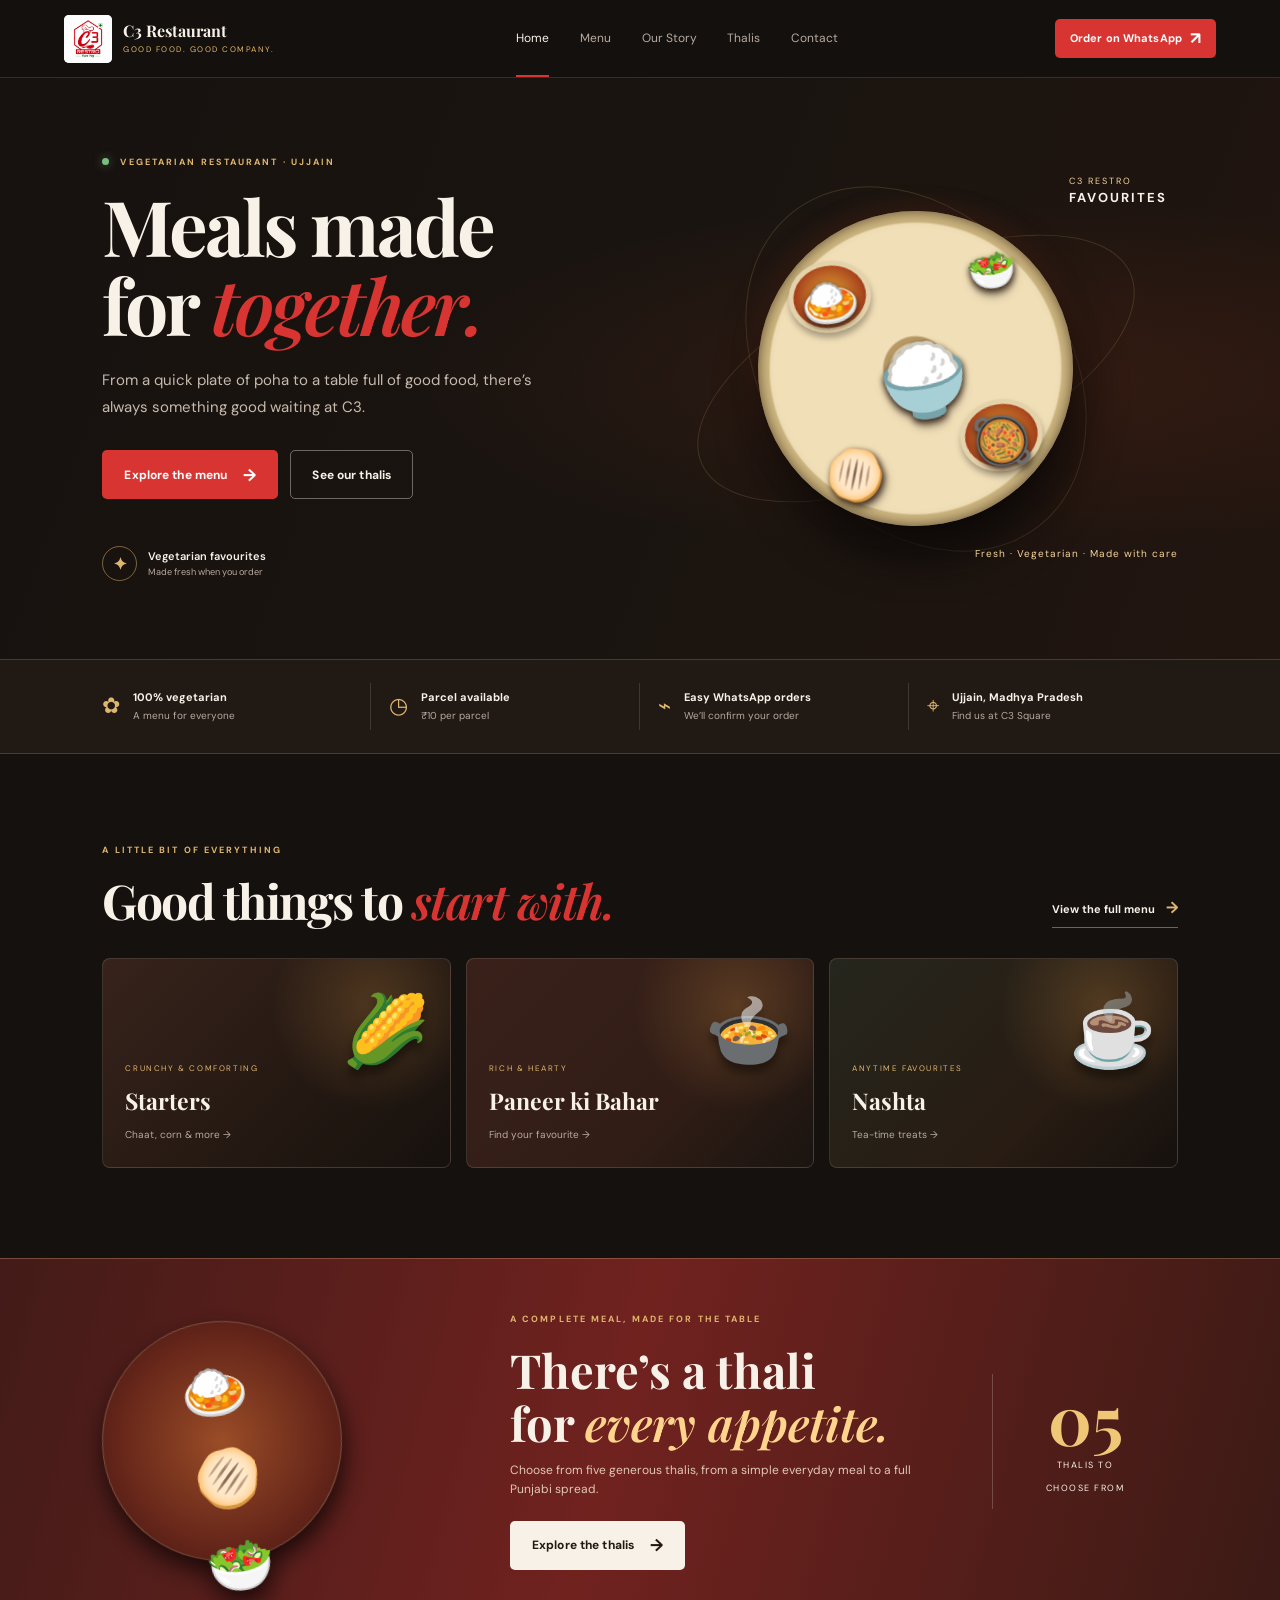
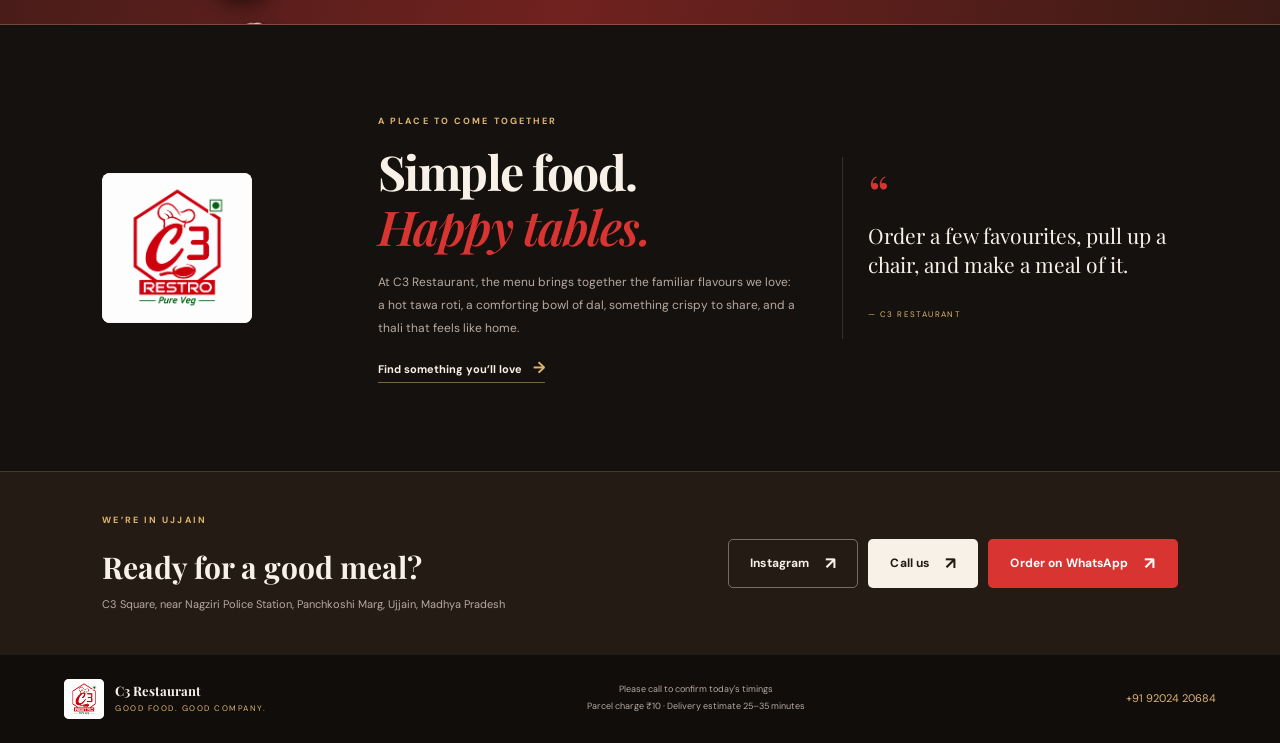
<file: index.html>
<!doctype html>
<html lang="en">
<head>
  <meta charset="utf-8">
  <meta name="viewport" content="width=device-width, initial-scale=1">
  <meta name="theme-color" content="#15110e">
  <meta name="description" content="Explore the vegetarian menu at C3 Restaurant in Ujjain. Fresh favourites, thalis and good food to share.">
  <link rel="icon" type="image/svg+xml" href="favicon.svg">
  <title>C3 Restaurant | Ujjain</title>
  <link rel="preconnect" href="https://fonts.googleapis.com">
  <link rel="preconnect" href="https://fonts.gstatic.com" crossorigin>
  <link href="https://fonts.googleapis.com/css2?family=DM+Sans:wght@400;500;600;700&family=Playfair+Display:wght@600;700;800&display=swap" rel="stylesheet">
  <link rel="stylesheet" href="styles.css">
  <script src="config.js" defer></script>
  <script src="app.js" defer></script>
</head>
<body class="home-page">
  <header class="site-header">
    <a class="brand" href="index.html" aria-label="C3 Restaurant home"><img class="brand-logo" src="assets/c3-logo.png" alt="C3 Restro Pure Veg logo"><span><strong data-brand>C3 Restaurant</strong><small>GOOD FOOD. GOOD COMPANY.</small></span></a>
    <button class="nav-toggle" aria-label="Open navigation" aria-expanded="false">☰</button>
    <nav class="main-nav" aria-label="Main navigation">
      <a class="active" href="index.html">Home</a><a href="menu.html">Menu</a><a href="#about">Our Story</a><a href="#thalis">Thalis</a><a href="#contact">Contact</a>
    </nav>
    <a class="button button-small button-red header-order" data-whatsapp href="#">Order on WhatsApp <span>↗</span></a>
  </header>

  <main>
    <section class="hero">
      <div class="hero-copy">
        <p class="eyebrow"><span class="green-dot"></span> VEGETARIAN RESTAURANT · UJJAIN</p>
        <h1>Meals made<br>for <em>together.</em></h1>
        <p class="hero-lede">From a quick plate of poha to a table full of good food, there’s always something good waiting at C3.</p>
        <div class="hero-actions"><a class="button button-red" href="menu.html">Explore the menu <span>→</span></a><a class="button button-outline" href="menu.html#category-thali">See our thalis</a></div>
        <div class="hero-note"><span class="note-icon">✦</span><span>Vegetarian favourites<br><small>Made fresh when you order</small></span></div>
      </div>
      <div class="hero-art" role="img" aria-label="Indian vegetarian thali with curry, rice, salad and roti">
        <div class="hero-orbit orbit-one"></div><div class="hero-orbit orbit-two"></div>
        <div class="food-plate"><div class="plate-rice">🍚</div><div class="plate-curry curry-a">🍛</div><div class="plate-curry curry-b">🥘</div><div class="plate-bread">🫓</div><div class="plate-salad">🥗</div></div>
        <div class="art-label label-top">C3 RESTRO<br><strong>FAVOURITES</strong></div><div class="art-label label-bottom">Fresh · Vegetarian · Made with care</div>
      </div>
    </section>

    <section class="quick-facts" aria-label="Restaurant highlights"><div><span>✿</span><p><b>100% vegetarian</b><small>A menu for everyone</small></p></div><div><span>◷</span><p><b>Parcel available</b><small>₹10 per parcel</small></p></div><div><span>⌁</span><p><b>Easy WhatsApp orders</b><small>We’ll confirm your order</small></p></div><div><span>⌖</span><p><b>Ujjain, Madhya Pradesh</b><small>Find us at C3 Square</small></p></div></section>

    <section class="section popular-section">
      <div class="section-heading"><div><p class="eyebrow">A LITTLE BIT OF EVERYTHING</p><h2>Good things to <em>start with.</em></h2></div><a class="text-link" href="menu.html">View the full menu <span>→</span></a></div>
      <div class="popular-grid">
        <a class="popular-card card-starters" href="menu.html#category-starters"><span class="food-emoji">🌽</span><div><small>CRUNCHY & COMFORTING</small><h3>Starters</h3><span>Chaat, corn & more →</span></div></a>
        <a class="popular-card card-paneer" href="menu.html#category-paneer-ki-bahar"><span class="food-emoji">🍲</span><div><small>RICH & HEARTY</small><h3>Paneer ki Bahar</h3><span>Find your favourite →</span></div></a>
        <a class="popular-card card-nashta" href="menu.html#category-nashta"><span class="food-emoji">☕</span><div><small>ANYTIME FAVOURITES</small><h3>Nashta</h3><span>Tea-time treats →</span></div></a>
      </div>
    </section>

    <section class="thali-banner" id="thalis"><div class="thali-art" aria-hidden="true">🍛　🫓<br>🥗　🍚　🥘</div><div><p class="eyebrow">A COMPLETE MEAL, MADE FOR THE TABLE</p><h2>There’s a thali<br>for <em>every appetite.</em></h2><p>Choose from five generous thalis, from a simple everyday meal to a full Punjabi spread.</p><a class="button button-light" href="menu.html#category-thali">Explore the thalis <span>→</span></a></div><div class="thali-count"><strong>05</strong><small>THALIS TO<br>CHOOSE FROM</small></div></section>

    <section class="section story-section" id="about"><div class="story-stamp"><img class="story-logo" src="assets/c3-logo.png" alt="C3 Restro Pure Veg logo"></div><div><p class="eyebrow">A PLACE TO COME TOGETHER</p><h2>Simple food.<br><em>Happy tables.</em></h2><p>At C3 Restaurant, the menu brings together the familiar flavours we love: a hot tawa roti, a comforting bowl of dal, something crispy to share, and a thali that feels like home.</p><a class="text-link" href="menu.html">Find something you’ll love <span>→</span></a></div><div class="story-highlight"><span>“</span><p>Order a few favourites, pull up a chair, and make a meal of it.</p><small>— C3 RESTAURANT</small></div></section>

    <section class="contact-band" id="contact"><div><p class="eyebrow">WE’RE IN UJJAIN</p><h2>Ready for a good meal?</h2><p data-address></p></div><div class="contact-actions"><a class="button button-outline" data-instagram href="#" hidden>Instagram <span>↗</span></a><a class="button button-light" data-call href="#">Call us <span>↗</span></a><a class="button button-red" data-whatsapp href="#">Order on WhatsApp <span>↗</span></a></div></section>
  </main>

  <footer class="site-footer"><a class="brand brand-footer" href="index.html"><img class="brand-logo" src="assets/c3-logo.png" alt="C3 Restro Pure Veg logo"><span><strong data-brand>C3 Restaurant</strong><small>GOOD FOOD. GOOD COMPANY.</small></span></a><div class="footer-note"><span data-hours></span><span>Parcel charge ₹10 · Delivery estimate 25–35 minutes</span></div><a class="footer-phone" data-call href="#" data-phone></a></footer>
</body>
</html>
</file>
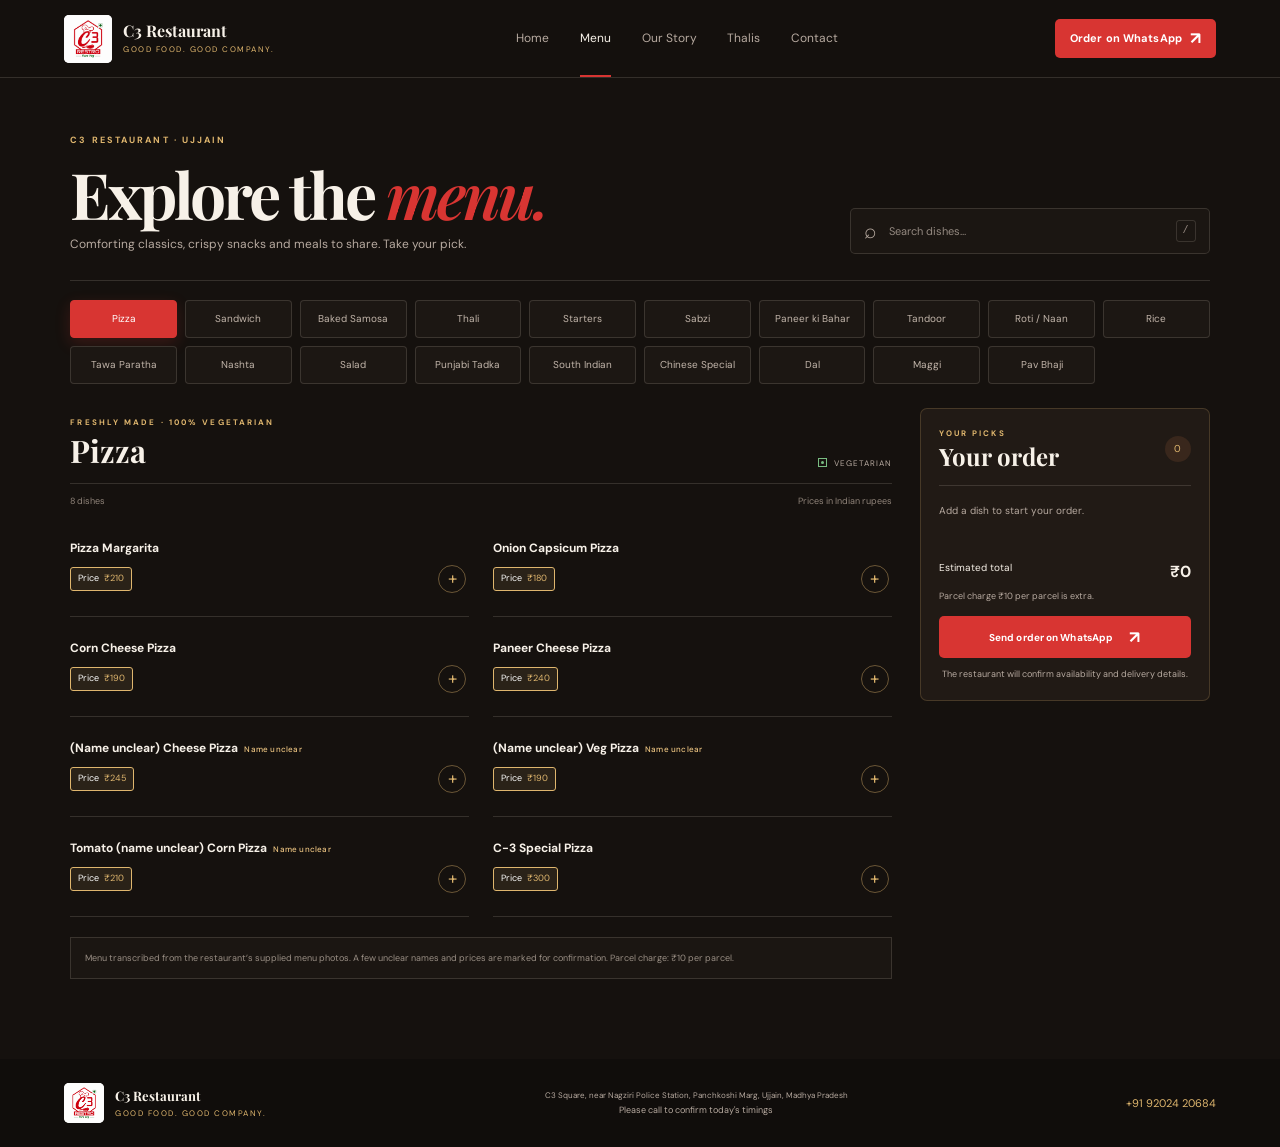
<file: menu.html>
<!doctype html>
<html lang="en">
<head>
  <meta charset="utf-8">
  <meta name="viewport" content="width=device-width, initial-scale=1">
  <meta name="theme-color" content="#15110e">
  <meta name="description" content="Browse all dishes and current menu prices at C3 Restaurant, Ujjain.">
  <link rel="icon" type="image/svg+xml" href="favicon.svg">
  <title>Our Menu | C3 Restaurant</title>
  <link rel="preconnect" href="https://fonts.googleapis.com"><link rel="preconnect" href="https://fonts.gstatic.com" crossorigin>
  <link href="https://fonts.googleapis.com/css2?family=DM+Sans:wght@400;500;600;700&family=Playfair+Display:wght@600;700;800&display=swap" rel="stylesheet">
  <link rel="stylesheet" href="styles.css">
  <script src="config.js" defer></script><script src="app.js" defer></script>
</head>
<body class="menu-page">
  <header class="site-header">
    <a class="brand" href="index.html" aria-label="C3 Restaurant home"><img class="brand-logo" src="assets/c3-logo.png" alt="C3 Restro Pure Veg logo"><span><strong data-brand>C3 Restaurant</strong><small>GOOD FOOD. GOOD COMPANY.</small></span></a>
    <button class="nav-toggle" aria-label="Open navigation" aria-expanded="false">☰</button>
    <nav class="main-nav" aria-label="Main navigation"><a href="index.html">Home</a><a class="active" href="menu.html">Menu</a><a href="index.html#about">Our Story</a><a href="index.html#thalis">Thalis</a><a href="index.html#contact">Contact</a></nav>
    <a class="button button-small button-red header-order" data-whatsapp href="#">Order on WhatsApp <span>↗</span></a>
  </header>
  <main class="menu-main">
    <section class="menu-intro"><p class="eyebrow">C3 RESTAURANT · UJJAIN</p><div class="menu-title-row"><div><h1>Explore the <em>menu.</em></h1><p>Comforting classics, crispy snacks and meals to share. Take your pick.</p></div><label class="search-box"><span aria-hidden="true">⌕</span><input id="menu-search" type="search" placeholder="Search dishes…" autocomplete="off"><kbd>/</kbd></label></div></section>
    <div id="menu-error" class="notice notice-error" hidden></div>
    <div id="menu-loading" class="notice">Loading the menu…</div>
    <section id="menu-browser" hidden>
      <nav id="category-list" class="category-grid" aria-label="Menu categories"></nav>
      <div class="menu-content-layout">
        <section class="menu-results" aria-live="polite">
          <div class="results-heading"><div><p class="eyebrow" id="section-kicker">A GOOD PLACE TO START</p><h2 id="category-title">Menu</h2></div><div class="veg-tag"><span></span> VEGETARIAN</div></div>
          <div class="results-meta"><span id="item-count"></span><span>Prices in Indian rupees</span></div>
          <div id="dish-list" class="dish-grid"></div>
          <p id="no-results" class="empty-state" hidden>No dishes match that search. Try another name.</p>
          <p class="menu-footnote">Menu transcribed from the restaurant’s supplied menu photos. A few unclear names and prices are marked for confirmation. Parcel charge: ₹10 per parcel.</p>
        </section>
        <aside class="order-panel" id="order-panel">
          <div class="order-panel-head"><div><p class="eyebrow">YOUR PICKS</p><h2>Your order</h2></div><span class="cart-badge" id="cart-count">0</span></div>
          <div id="cart-items" class="cart-items"><p class="cart-empty">Add a dish to start your order.</p></div>
          <div class="cart-total-row"><span>Estimated total</span><strong id="cart-total">₹0</strong></div>
          <p class="cart-parcel">Parcel charge ₹10 per parcel is extra.</p>
          <a id="checkout-link" class="button button-red checkout-button" data-whatsapp href="#">Send order on WhatsApp <span>↗</span></a>
          <p class="cart-confirm">The restaurant will confirm availability and delivery details.</p>
        </aside>
      </div>
    </section>
  </main>
  <footer class="site-footer menu-footer"><a class="brand brand-footer" href="index.html"><img class="brand-logo" src="assets/c3-logo.png" alt="C3 Restro Pure Veg logo"><span><strong data-brand>C3 Restaurant</strong><small>GOOD FOOD. GOOD COMPANY.</small></span></a><div class="footer-note"><span data-address></span><span data-hours></span></div><a class="footer-phone" data-call href="#" data-phone></a></footer>
</body>
</html>
</file>
<file: styles.css>
:root{--ink:#f7f1e8;--muted:#b7aaa0;--bg:#15110e;--panel:#211b17;--panel2:#29211b;--line:rgba(245,232,215,.14);--red:#d83532;--red2:#aa211f;--gold:#dfb66e;--green:#79bd82;--serif:'Playfair Display',Georgia,serif;--sans:'DM Sans',Arial,sans-serif}*{box-sizing:border-box}html{scroll-behavior:smooth;scroll-padding-top:90px}body{margin:0;background:var(--bg);color:var(--ink);font-family:var(--sans);font-size:15px;line-height:1.55}a{color:inherit;text-decoration:none}button,input{font:inherit}.site-header{height:78px;padding:0 clamp(20px,5vw,76px);display:flex;align-items:center;gap:28px;border-bottom:1px solid var(--line);background:rgba(21,17,14,.96);position:sticky;top:0;z-index:20;backdrop-filter:blur(12px)}.brand{display:flex;align-items:center;gap:11px;min-width:235px}.brand-mark{width:43px;height:43px;border-radius:50%;display:grid;place-items:center;border:1px solid rgba(223,182,110,.55);color:var(--gold);font-family:var(--serif);font-weight:800;font-size:20px;letter-spacing:-2px}.brand strong,.brand small{display:block}.brand strong{font-family:var(--serif);font-size:16px;line-height:1.2}.brand small{color:var(--gold);font-size:8px;letter-spacing:1.5px;margin-top:3px}.main-nav{display:flex;align-items:center;justify-content:center;gap:clamp(16px,2.4vw,36px);flex:1}.main-nav a{font-size:12px;color:var(--muted);transition:.2s}.main-nav a:hover,.main-nav a.active{color:var(--ink)}.main-nav a.active{position:relative}.main-nav a.active:after{content:"";position:absolute;left:0;right:0;bottom:-29px;height:2px;background:var(--red)}.button{border:1px solid transparent;border-radius:5px;min-height:49px;padding:0 21px;display:inline-flex;align-items:center;justify-content:center;gap:16px;font-size:12px;font-weight:700;letter-spacing:.01em;transition:transform .2s,background .2s,border-color .2s;cursor:pointer}.button:hover{transform:translateY(-2px)}.button span{font-size:17px}.button-red{color:white;background:var(--red)}.button-red:hover{background:#ef4743}.button-outline{border-color:rgba(247,241,232,.38);color:var(--ink);background:transparent}.button-outline:hover{border-color:var(--gold)}.button-light{background:var(--ink);color:#241912}.button-small{min-height:39px;padding:0 14px;font-size:11px;gap:8px}.nav-toggle{display:none}.hero{min-height:570px;display:grid;grid-template-columns:1fr .95fr;align-items:center;padding:68px clamp(24px,8vw,128px);overflow:hidden;background:radial-gradient(ellipse at 78% 52%,rgba(141,55,28,.20),transparent 42%),linear-gradient(110deg,#17120f,#1a1410 52%,#21150f)}.hero-copy{max-width:545px;position:relative;z-index:2}.eyebrow{font-size:9px;color:var(--gold);font-weight:700;letter-spacing:2.1px;margin:0 0 16px}.green-dot{width:7px;height:7px;border-radius:50%;display:inline-block;background:var(--green);margin-right:7px;box-shadow:0 0 10px rgba(121,189,130,.5)}h1,h2,h3,p{margin-top:0}.hero h1,.menu-intro h1{font-family:var(--serif);font-size:clamp(49px,6vw,82px);letter-spacing:-3px;line-height:1.04;margin:0 0 22px}.hero h1 em,.menu-intro h1 em,.section h2 em,.thali-banner h2 em,.story-section h2 em{color:var(--red);font-weight:600}.hero-lede{max-width:430px;color:#c6b9ad;font-size:15px;line-height:1.8;margin-bottom:29px}.hero-actions{display:flex;gap:12px;flex-wrap:wrap}.hero-note{display:flex;align-items:center;gap:11px;margin-top:47px;color:var(--ink);font-size:11px;font-weight:600}.hero-note small{display:block;color:var(--muted);font-weight:400}.note-icon{width:35px;height:35px;border-radius:50%;display:grid;place-items:center;border:1px solid rgba(223,182,110,.5);color:var(--gold);font-size:17px}.hero-art{height:445px;position:relative;display:grid;place-items:center}.hero-art:before{content:"";position:absolute;width:360px;height:360px;border-radius:50%;background:radial-gradient(circle,#9f451f 0,#552716 42%,rgba(42,27,20,.1) 70%);filter:blur(3px)}.hero-orbit{position:absolute;border:1px solid rgba(223,182,110,.18);border-radius:50%;transform:rotate(-24deg)}.orbit-one{width:470px;height:205px}.orbit-two{width:400px;height:300px;transform:rotate(52deg)}.food-plate{width:315px;height:315px;position:relative;border-radius:50%;background:radial-gradient(circle at 50% 50%,#d6bd8b 0 5%,#f6e8c7 6% 11%,#b79966 12% 14%,#f1dfb7 15% 65%,#d0b982 66% 71%,#f9ebcc 72% 75%,#8f7653 76% 79%,#2a2017 80%);box-shadow:0 28px 45px #090807, inset 0 0 14px rgba(41,23,12,.7);transform:rotate(-10deg);z-index:1}.plate-rice,.plate-curry,.plate-bread,.plate-salad{position:absolute;border-radius:50%;display:grid;place-items:center;text-shadow:0 3px 6px #321d13;filter:drop-shadow(0 5px 3px rgba(0,0,0,.3))}.plate-rice{font-size:72px;left:119px;top:115px}.plate-curry{font-size:48px;background:radial-gradient(circle,#e4ac37,#a9441d 70%,#612717);width:83px;height:72px;border:5px solid #e4d2aa}.curry-a{top:36px;left:44px}.curry-b{bottom:41px;right:43px}.plate-bread{font-size:48px;bottom:25px;left:50px;transform:rotate(-24deg)}.plate-salad{font-size:40px;right:40px;top:43px}.art-label{position:absolute;z-index:2;font-size:9px;letter-spacing:2px;color:#f4d49c}.label-top{top:28px;right:2%;line-height:1.6}.label-top strong{font-size:13px;color:var(--ink)}.label-bottom{bottom:30px;right:0;letter-spacing:1px;font-size:10px}.quick-facts{display:grid;grid-template-columns:repeat(4,1fr);padding:23px clamp(24px,8vw,128px);background:#201914;border-top:1px solid rgba(223,182,110,.22);border-bottom:1px solid rgba(223,182,110,.22)}.quick-facts>div{display:flex;align-items:center;gap:13px;padding:6px 18px;border-right:1px solid var(--line)}.quick-facts>div:first-child{padding-left:0}.quick-facts>div:last-child{border:0}.quick-facts>div>span{font-size:22px;color:var(--gold)}.quick-facts p{margin:0;font-size:11px;font-weight:700}.quick-facts small{display:block;color:var(--muted);font-weight:400;font-size:10px;margin-top:2px}.section{padding:90px clamp(24px,8vw,128px)}.section-heading{display:flex;align-items:end;justify-content:space-between;gap:20px;margin-bottom:30px}.section h2,.story-section h2{font-family:var(--serif);font-size:clamp(32px,4vw,48px);letter-spacing:-1.5px;line-height:1.14;margin:0}.text-link{font-size:11px;font-weight:700;border-bottom:1px solid rgba(223,182,110,.5);padding-bottom:6px;white-space:nowrap}.text-link span{color:var(--gold);font-size:16px;margin-left:8px}.popular-grid{display:grid;grid-template-columns:repeat(3,1fr);gap:15px}.popular-card{height:210px;border:1px solid var(--line);border-radius:8px;padding:22px;display:flex;align-items:end;justify-content:space-between;overflow:hidden;position:relative;background:linear-gradient(135deg,#37231b,#211711 68%,#16110e);transition:.25s}.popular-card:after{content:"";position:absolute;width:210px;height:210px;border-radius:50%;right:-30px;top:-58px;background:radial-gradient(circle,rgba(221,155,73,.23),transparent 70%)}.popular-card:hover{border-color:rgba(223,182,110,.55);transform:translateY(-3px)}.popular-card div{position:relative;z-index:1}.popular-card small{color:var(--gold);font-size:8px;letter-spacing:1.6px}.popular-card h3{font-family:var(--serif);font-size:23px;margin:5px 0 3px}.popular-card div span{color:var(--muted);font-size:10px}.food-emoji{font-size:70px;position:absolute;right:21px;top:19px;filter:drop-shadow(0 8px 5px rgba(0,0,0,.45));z-index:1}.card-paneer{background:linear-gradient(135deg,#39211a,#311d16 63%,#1a1410)}.card-nashta{background:linear-gradient(135deg,#25261d,#281c13 65%,#16110e)}.thali-banner{min-height:345px;padding:54px clamp(24px,8vw,128px);display:grid;grid-template-columns:1fr 1.2fr .5fr;align-items:center;gap:36px;background:linear-gradient(105deg,#431b18,#70221f 48%,#3b1a15);border-block:1px solid rgba(246,210,160,.25);overflow:hidden}.thali-art{font-size:55px;line-height:1.6;text-align:center;filter:drop-shadow(0 12px 12px #1a0908);transform:rotate(-9deg);padding:25px;border:1px solid rgba(247,220,176,.25);border-radius:50%;width:240px;height:240px;background:radial-gradient(circle,#9a4d27,#632419 65%,#341513)}.thali-banner h2{font-family:var(--serif);font-size:clamp(32px,4vw,47px);line-height:1.13;margin:0 0 12px}.thali-banner h2 em{color:#ffd58d}.thali-banner p:not(.eyebrow){color:#e1c7b6;max-width:430px;font-size:12px;margin-bottom:22px}.thali-count{text-align:center;border-left:1px solid rgba(255,255,255,.2);padding:10px}.thali-count strong{font-family:var(--serif);font-size:68px;line-height:1;color:#f0c777;display:block}.thali-count small{font-size:9px;letter-spacing:1.5px;line-height:1.6}.story-section{display:grid;grid-template-columns:.55fr 1fr .8fr;align-items:center;gap:45px}.story-stamp{width:150px;height:150px;border-radius:50%;display:grid;place-content:center;text-align:center;border:1px solid rgba(223,182,110,.55);color:var(--gold);font-family:var(--serif);font-size:49px;font-weight:800;background:radial-gradient(circle,#38231a,#19120e)}.story-stamp small{font-family:var(--sans);font-size:9px;letter-spacing:3px}.story-section>div:nth-child(2)>p:not(.eyebrow){max-width:430px;color:var(--muted);font-size:12px;line-height:1.9;margin:17px 0}.story-highlight{border-left:1px solid var(--line);padding:15px 0 15px 25px}.story-highlight>span{font-family:var(--serif);font-size:52px;line-height:.8;color:var(--red)}.story-highlight p{font-family:var(--serif);font-size:21px;line-height:1.4}.story-highlight small{color:var(--gold);letter-spacing:1.4px;font-size:8px}.contact-band{padding:42px clamp(24px,8vw,128px);background:#251b15;display:flex;align-items:center;justify-content:space-between;gap:25px;border-top:1px solid var(--line)}.contact-band h2{font-family:var(--serif);font-size:30px;margin:0 0 5px}.contact-band p:not(.eyebrow){font-size:11px;color:var(--muted);margin:0;max-width:550px}.contact-actions{display:flex;gap:10px;flex-shrink:0}.site-footer{padding:24px clamp(24px,5vw,76px);display:flex;align-items:center;justify-content:space-between;gap:20px;background:#100d0b}.brand-footer{min-width:0}.brand-footer .brand-mark{width:36px;height:36px;font-size:17px}.brand-footer strong{font-size:13px}.footer-note{display:flex;flex-direction:column;color:var(--muted);font-size:9px;text-align:center;gap:3px}.footer-phone{font-size:11px;color:var(--gold);white-space:nowrap}
/* Menu page */
.menu-main{min-height:75vh;padding:56px clamp(20px,5.5vw,84px) 80px}.menu-intro{border-bottom:1px solid var(--line);padding-bottom:26px}.menu-title-row{display:flex;align-items:end;justify-content:space-between;gap:30px}.menu-intro h1{font-size:clamp(42px,5vw,66px);margin:0 0 8px}.menu-intro>p{margin-bottom:13px}.menu-title-row p{font-size:12px;color:var(--muted);margin:0}.search-box{height:46px;min-width:280px;max-width:360px;flex:1;display:flex;align-items:center;gap:10px;padding:0 13px;border:1px solid var(--line);border-radius:5px;background:#1b1612;color:var(--muted)}.search-box>span{font-size:21px}.search-box input{width:100%;border:0;outline:0;background:transparent;color:var(--ink);font-size:11px}.search-box input::placeholder{color:#948980}.search-box kbd{font-size:10px;border:1px solid var(--line);border-radius:3px;padding:2px 6px;color:#988c83}.category-grid{display:grid;grid-template-columns:repeat(10,minmax(0,1fr));gap:8px;margin:19px 0 24px}.category-button{min-height:38px;padding:7px 9px;border:1px solid var(--line);border-radius:4px;background:#1c1713;color:#c2b5aa;font-size:10px;white-space:normal;cursor:pointer;transition:.18s}.category-button:hover{border-color:rgba(223,182,110,.55);color:white}.category-button[aria-pressed="true"]{background:var(--red);border-color:var(--red);color:white;box-shadow:0 5px 15px rgba(216,53,50,.2)}.menu-content-layout{display:grid;grid-template-columns:minmax(0,1fr) 290px;align-items:start;gap:28px}.menu-results{min-width:0}.results-heading{display:flex;align-items:end;justify-content:space-between;border-bottom:1px solid var(--line);padding:8px 0 14px}.results-heading .eyebrow{font-size:8px;margin-bottom:5px}.results-heading h2,.order-panel h2{font-family:var(--serif);font-size:31px;line-height:1.15;margin:0}.veg-tag{font-size:8px;color:var(--muted);letter-spacing:1px;display:flex;align-items:center;gap:7px}.veg-tag span{width:9px;height:9px;border:1px solid var(--green);position:relative}.veg-tag span:after{content:"";width:3px;height:3px;border-radius:50%;background:var(--green);position:absolute;inset:2px}.results-meta{display:flex;justify-content:space-between;color:#90847a;font-size:9px;padding:11px 0 8px}.dish-grid{display:grid;grid-template-columns:repeat(2,minmax(0,1fr));column-gap:24px}.dish-card{border-bottom:1px solid var(--line);padding:14px 3px 14px 0;min-height:100px;display:flex;flex-direction:column;justify-content:center;gap:8px}.dish-topline{display:flex;align-items:flex-start;justify-content:space-between;gap:10px}.dish-name{font-size:12px;font-weight:700;line-height:1.4}.dish-price{font-size:12px;font-weight:700;white-space:nowrap;color:#f5e8d5}.dish-description{font-size:10px;color:var(--muted);line-height:1.6;margin:-3px 0 0}.dish-label{display:inline-block;margin-left:6px;color:#edc582;font-weight:500;font-size:8px;letter-spacing:.2px}.dish-controls{display:flex;justify-content:space-between;align-items:center;gap:10px}.option-picker{display:flex;gap:4px;flex-wrap:wrap}.option-chip{border:1px solid var(--line);border-radius:3px;padding:4px 7px;background:transparent;color:#c9bdb1;font-size:9px;cursor:pointer}.option-chip span{color:var(--gold);margin-left:3px}.option-chip.selected{border-color:var(--gold);color:white;background:rgba(223,182,110,.1)}.add-button{flex:none;width:28px;height:28px;border:1px solid rgba(223,182,110,.42);border-radius:50%;background:transparent;color:var(--gold);font-size:17px;line-height:1;cursor:pointer}.add-button:hover{background:var(--red);border-color:var(--red);color:white}.menu-footnote{margin:20px 0 0;padding:13px 14px;border:1px solid var(--line);background:#1b1612;color:#998e84;font-size:9px;line-height:1.6}.order-panel{position:sticky;top:98px;background:#211a15;border:1px solid rgba(223,182,110,.2);border-radius:7px;padding:18px}.order-panel-head{display:flex;justify-content:space-between;align-items:center;padding-bottom:14px;border-bottom:1px solid var(--line)}.order-panel .eyebrow{font-size:8px;margin-bottom:4px}.order-panel h2{font-size:24px}.cart-badge{width:26px;height:26px;border-radius:50%;display:grid;place-items:center;background:#39271c;color:var(--gold);font-size:10px}.cart-items{max-height:330px;overflow:auto}.cart-empty{color:var(--muted);font-size:10px;padding:17px 0}.cart-line{padding:12px 0;border-bottom:1px solid var(--line);display:grid;grid-template-columns:1fr auto;gap:8px}.cart-line-name{font-size:10px;font-weight:700}.cart-line-sub{display:block;color:var(--muted);font-size:9px;font-weight:400;margin-top:2px}.quantity-control{display:flex;align-items:center;gap:8px}.quantity-control button{width:22px;height:22px;border:1px solid var(--line);border-radius:50%;background:transparent;color:var(--ink);cursor:pointer}.quantity-control span{font-size:10px}.cart-total-row{display:flex;justify-content:space-between;padding:14px 0 2px;font-size:10px}.cart-total-row strong{font-size:16px}.cart-parcel,.cart-confirm{font-size:9px;color:var(--muted);margin:4px 0 12px}.checkout-button{width:100%;min-height:42px;font-size:10px}.cart-confirm{text-align:center;margin:10px 0 0;line-height:1.5}.empty-state{padding:30px 0;color:var(--muted);font-size:12px}.notice{padding:18px;margin:20px 0;border:1px solid var(--line);border-radius:5px;color:var(--muted);font-size:12px;background:#1b1612}.notice-error{color:#f0b3a9;border-color:rgba(216,53,50,.5)}[hidden]{display:none!important}.menu-footer{margin-top:0}.menu-footer .footer-note{max-width:55%;overflow-wrap:anywhere}.menu-footer .footer-note span:first-child{font-size:8px}
@media(max-width:1050px){.category-grid{grid-template-columns:repeat(6,minmax(0,1fr))}.menu-content-layout{grid-template-columns:minmax(0,1fr) 255px;gap:18px}.brand{min-width:205px}.main-nav{gap:15px}.hero{padding-inline:6vw}.quick-facts{padding-inline:5vw}.quick-facts>div{padding-inline:11px}.story-section{gap:25px}.story-stamp{width:125px;height:125px}.thali-art{width:205px;height:205px;font-size:47px}}
@media(max-width:760px){.site-header{height:65px;padding:0 17px;gap:12px}.brand{min-width:0;flex:1}.brand-mark{width:37px;height:37px}.brand strong{font-size:14px}.brand small{font-size:7px}.nav-toggle{display:block;border:1px solid var(--line);border-radius:4px;background:transparent;color:var(--ink);width:37px;height:36px;font-size:17px}.main-nav{display:none;position:absolute;top:64px;left:0;right:0;padding:12px 18px 18px;background:#17120f;border-bottom:1px solid var(--line);flex-direction:column;align-items:stretch;gap:0}.main-nav.open{display:flex}.main-nav a{padding:11px 4px;border-bottom:1px solid var(--line)}.main-nav a.active:after{display:none}.header-order{display:none}.hero{grid-template-columns:1fr;padding:56px 24px 25px;min-height:0}.hero-copy{max-width:600px}.hero h1{font-size:58px}.hero-lede{font-size:13px;max-width:400px}.hero-note{margin-top:29px}.hero-art{height:330px;margin-top:4px}.hero-art:before{width:275px;height:275px}.food-plate{width:255px;height:255px}.plate-rice{font-size:56px;left:99px;top:95px}.plate-curry{width:67px;height:60px;font-size:38px;border-width:4px}.curry-a{top:29px;left:36px}.curry-b{bottom:32px;right:34px}.plate-bread{font-size:38px;bottom:19px;left:41px}.plate-salad{font-size:31px;right:31px;top:35px}.orbit-one{width:330px;height:150px}.orbit-two{width:300px;height:220px}.art-label.label-top{right:0;top:6px}.art-label.label-bottom{right:0;bottom:3px}.quick-facts{grid-template-columns:repeat(2,1fr);padding:13px 20px}.quick-facts>div{padding:12px 8px;border-right:0}.quick-facts>div:nth-child(odd){border-right:1px solid var(--line)}.quick-facts>div:first-child{padding-left:8px}.section{padding:61px 22px}.section-heading{align-items:start;flex-direction:column;margin-bottom:22px}.section h2,.story-section h2{font-size:36px}.popular-grid{grid-template-columns:1fr;gap:10px}.popular-card{height:155px}.food-emoji{font-size:56px}.thali-banner{grid-template-columns:1fr;gap:22px;padding:43px 24px;text-align:center}.thali-art{width:172px;height:172px;margin:auto;font-size:38px;padding:18px}.thali-banner h2{font-size:37px}.thali-banner p:not(.eyebrow){margin-inline:auto}.thali-count{border-left:0;border-top:1px solid rgba(255,255,255,.2);padding-top:19px}.thali-count strong{font-size:50px}.story-section{grid-template-columns:90px 1fr;gap:19px}.story-stamp{width:88px;height:88px;font-size:33px}.story-stamp small{font-size:7px}.story-highlight{grid-column:1/-1;margin-left:5px}.story-highlight p{font-size:19px}.contact-band{padding:34px 23px;align-items:flex-start;flex-direction:column}.contact-band h2{font-size:27px}.contact-actions{width:100%;flex-wrap:wrap}.contact-actions .button{flex:1}.site-footer{padding:19px 20px;flex-wrap:wrap}.footer-note{text-align:left;order:3;width:100%}.footer-phone{margin-left:auto}.menu-main{padding:38px 17px 60px}.menu-title-row{align-items:stretch;flex-direction:column;gap:19px}.menu-intro h1{font-size:45px}.search-box{max-width:none;width:100%}.category-grid{grid-template-columns:repeat(3,minmax(0,1fr));gap:7px;margin:14px 0 18px}.category-button{min-height:40px;font-size:10px}.menu-content-layout{grid-template-columns:1fr;gap:20px}.dish-grid{grid-template-columns:1fr}.dish-card{min-height:88px}.order-panel{position:static}.results-heading h2{font-size:29px}.menu-footer .footer-note{max-width:none}.menu-footer{gap:12px}}
@media(min-width:761px) and (max-width:920px){.menu-content-layout{grid-template-columns:1fr}.order-panel{position:static}.dish-grid{column-gap:30px}}
.brand-logo{width:48px;height:48px;object-fit:contain;background:#fff;border-radius:5px;flex:none}.brand-footer .brand-logo{width:40px;height:40px}.story-logo{display:block;width:150px;height:150px;object-fit:contain;background:#fff;border-radius:8px}.brand strong{white-space:nowrap}
@media(max-width:760px){.brand-logo{width:42px;height:42px}.brand-footer .brand-logo{width:36px;height:36px}.story-logo{width:88px;height:88px}}
</file>
